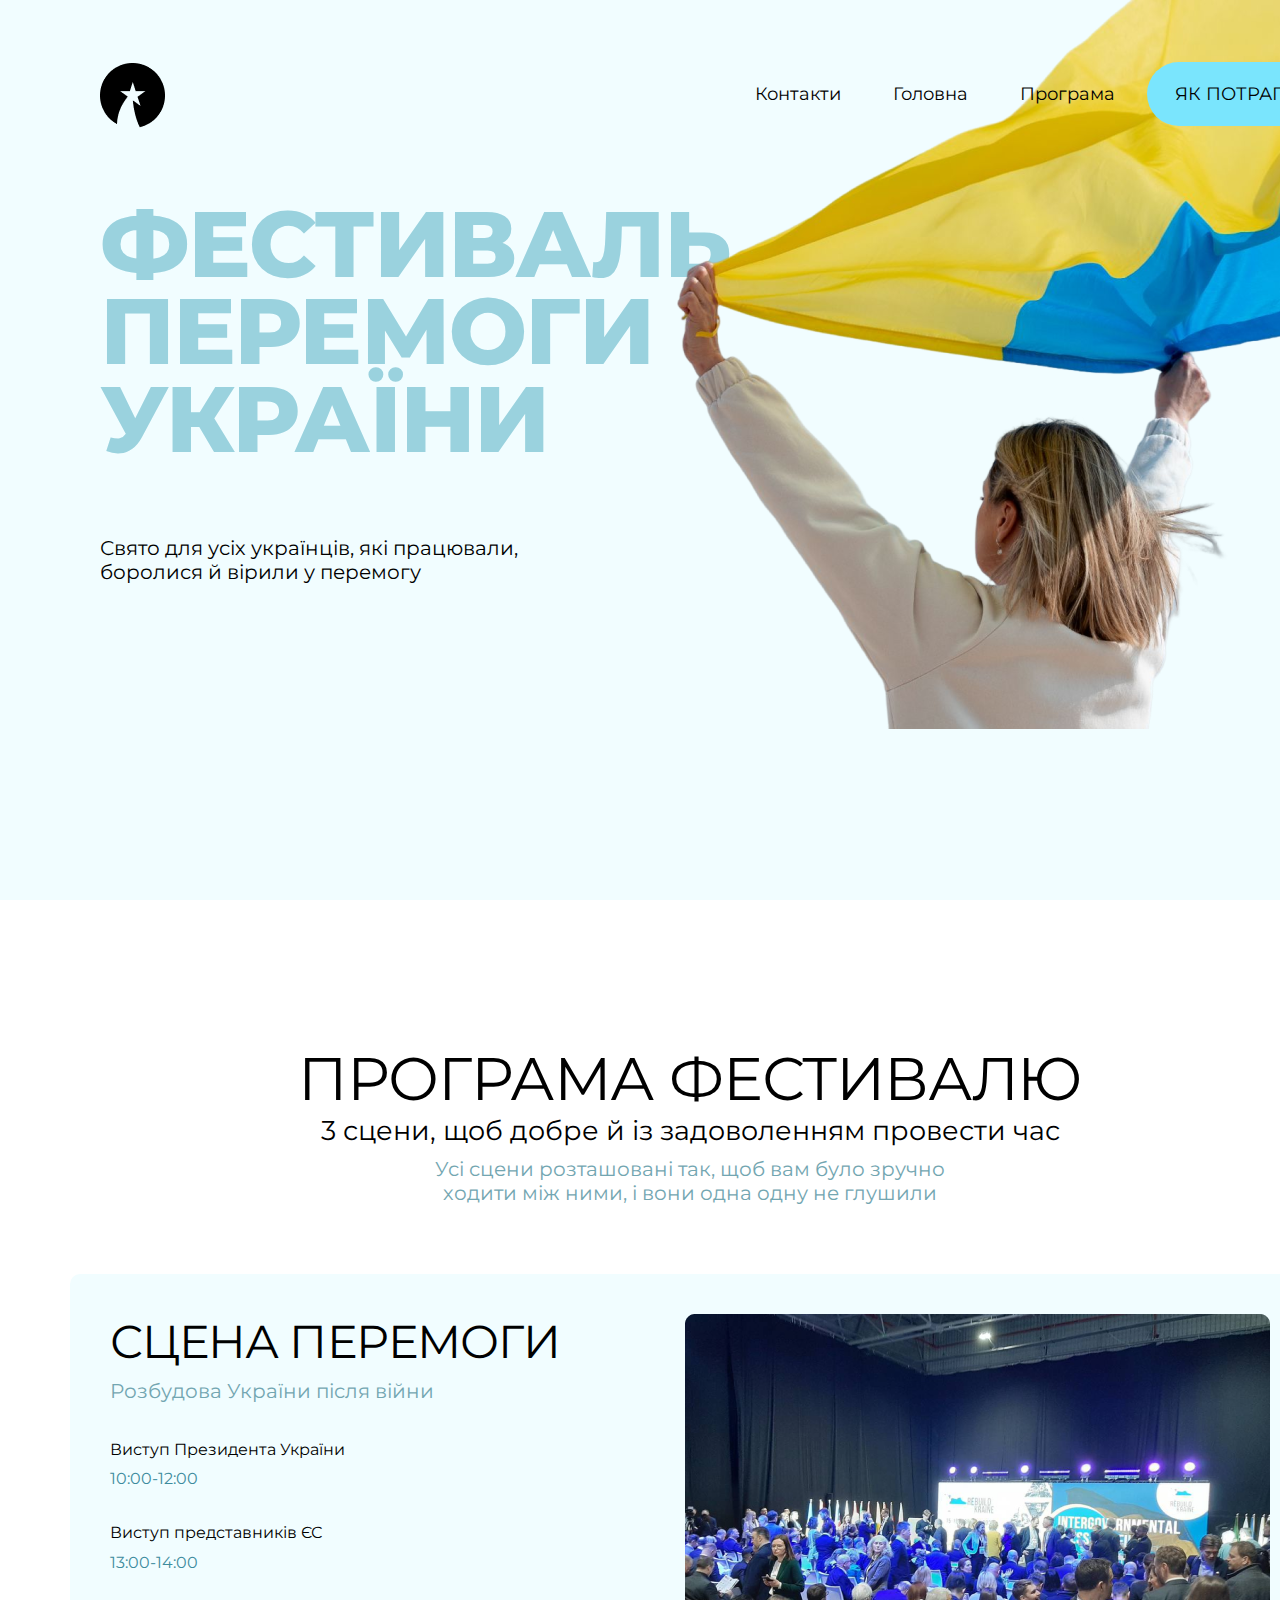
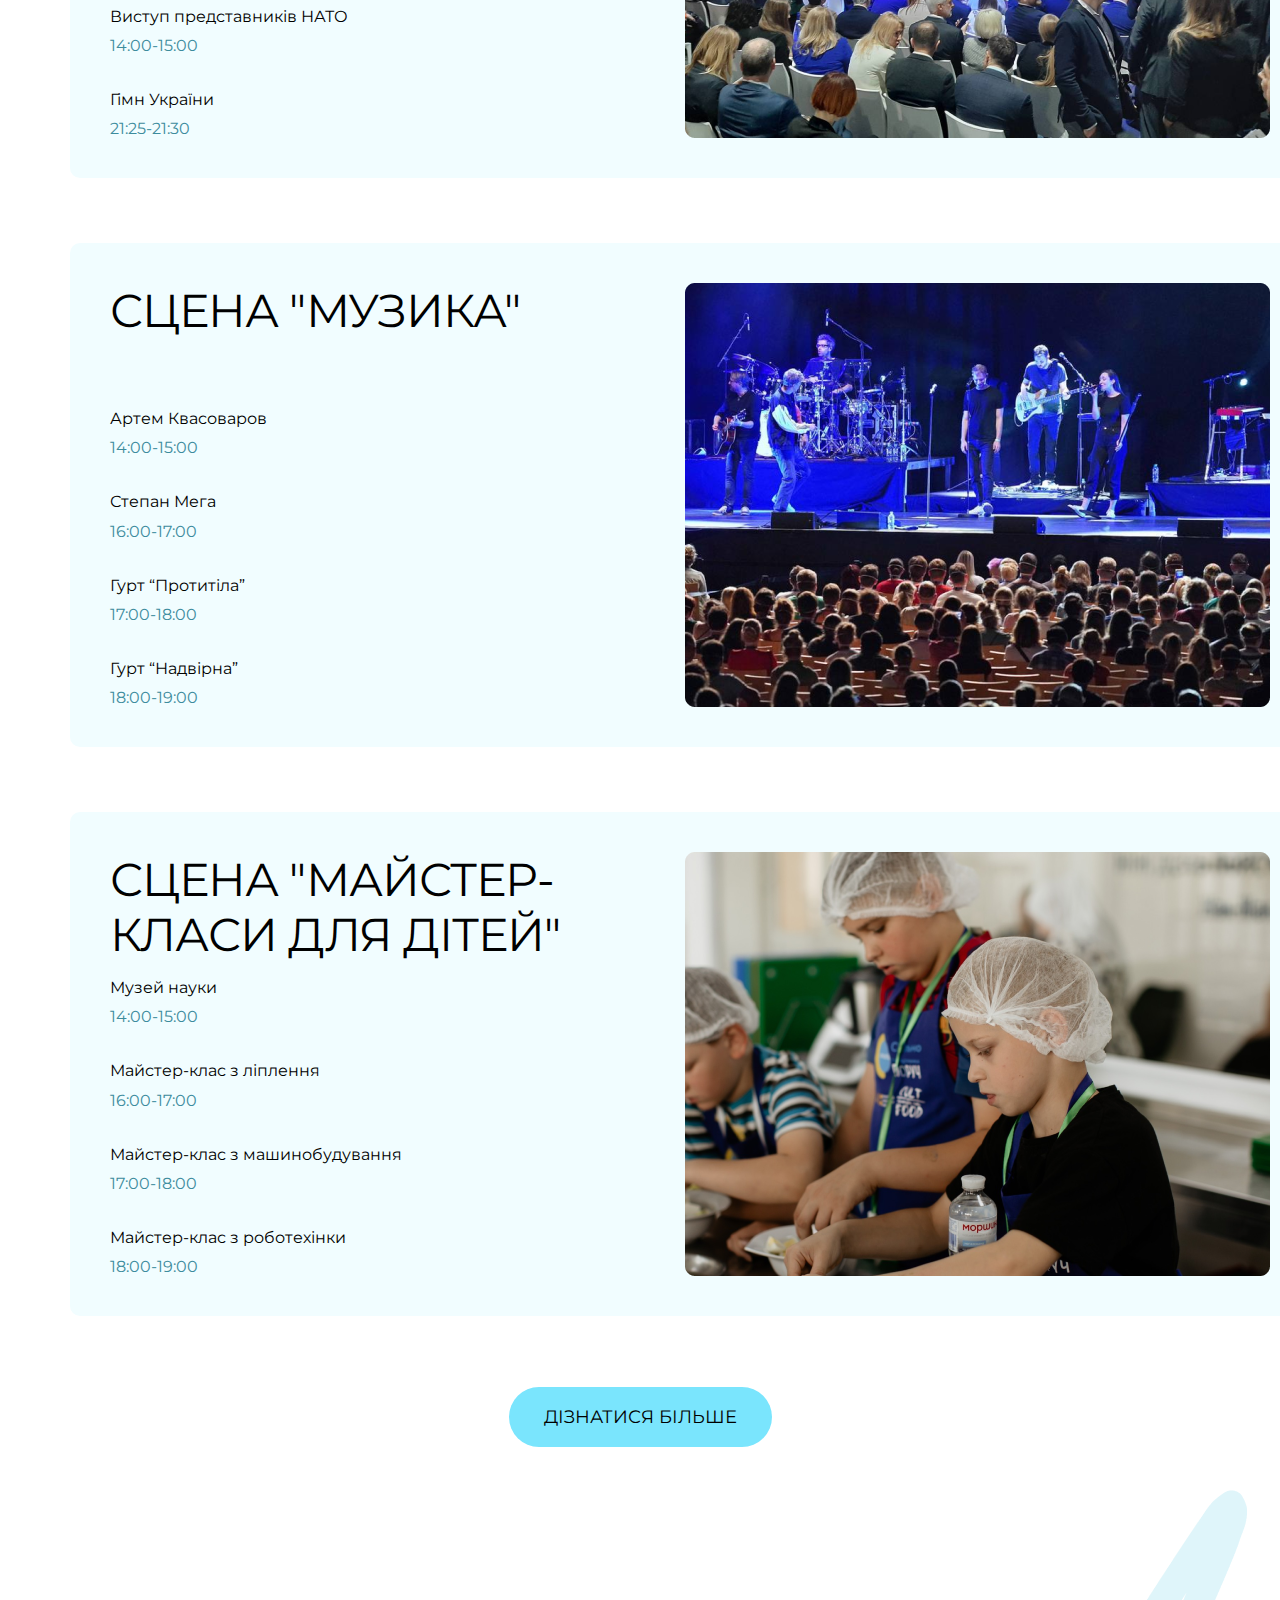
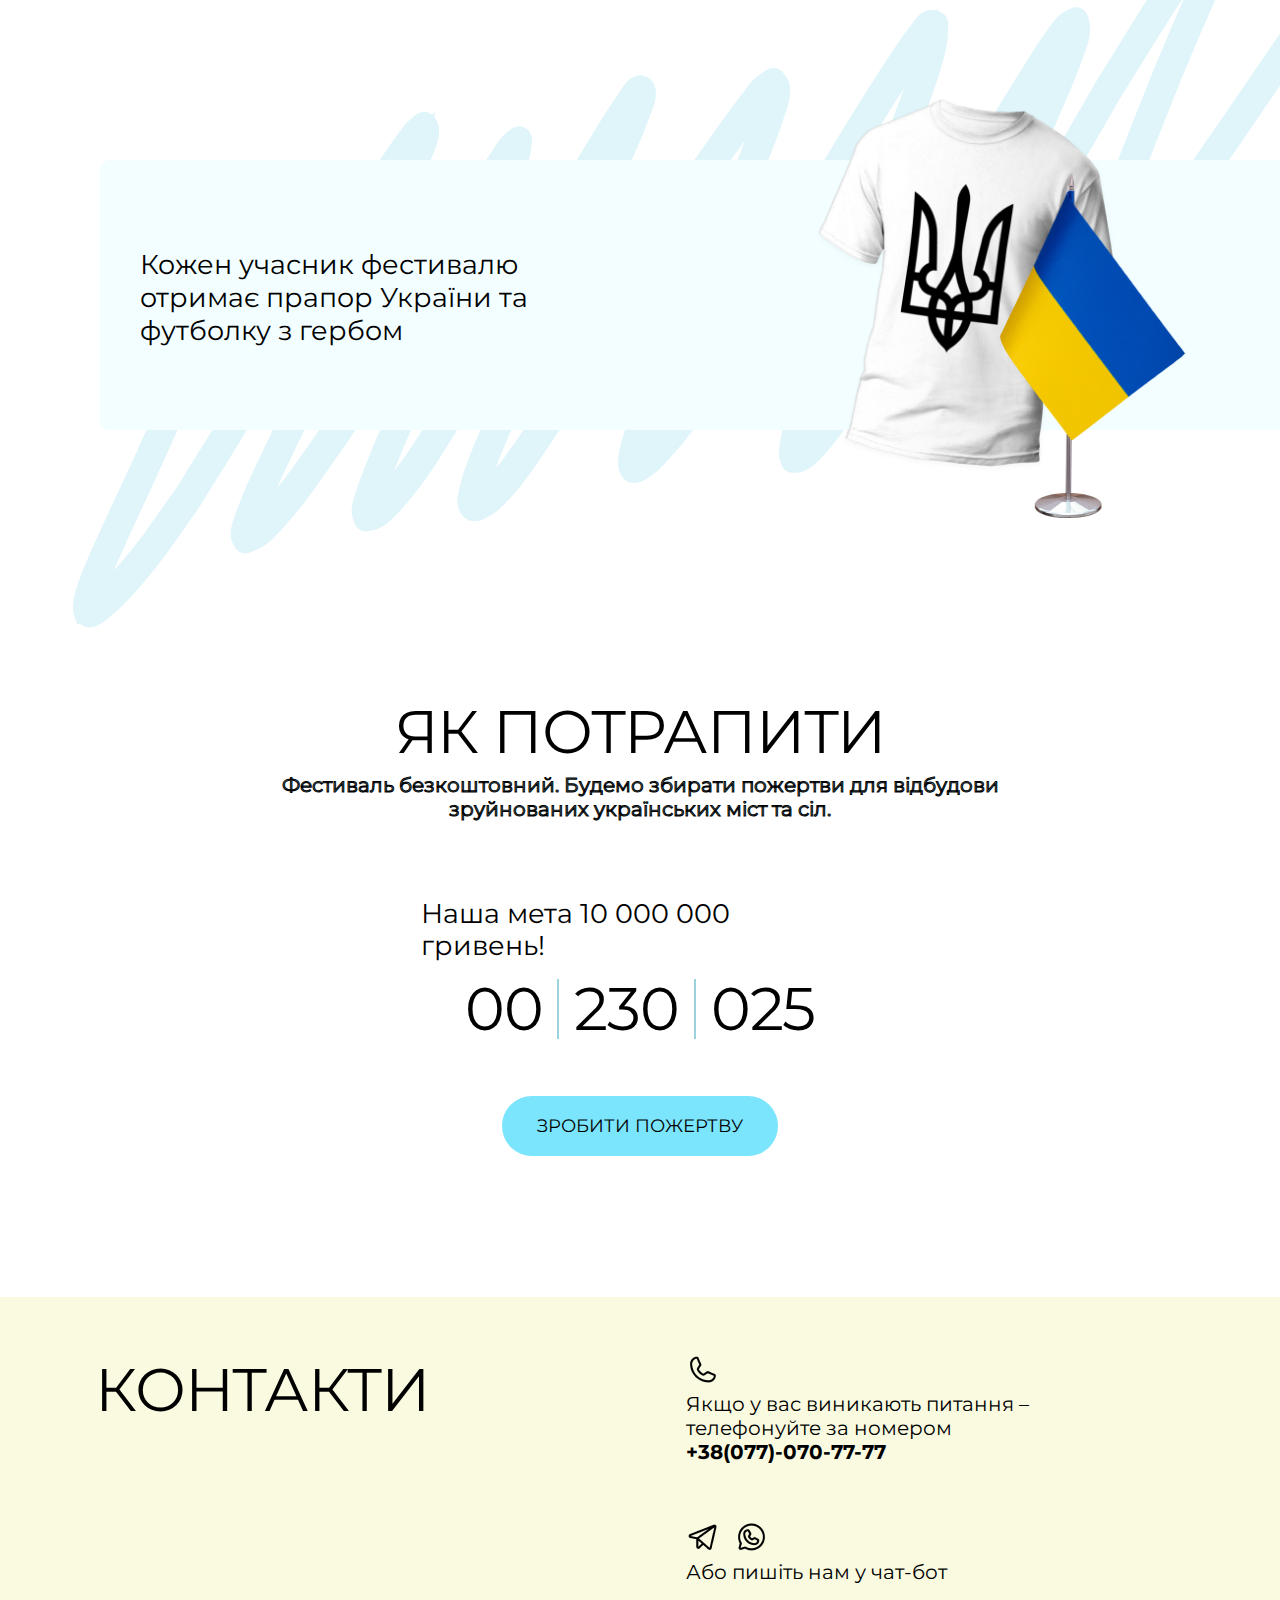
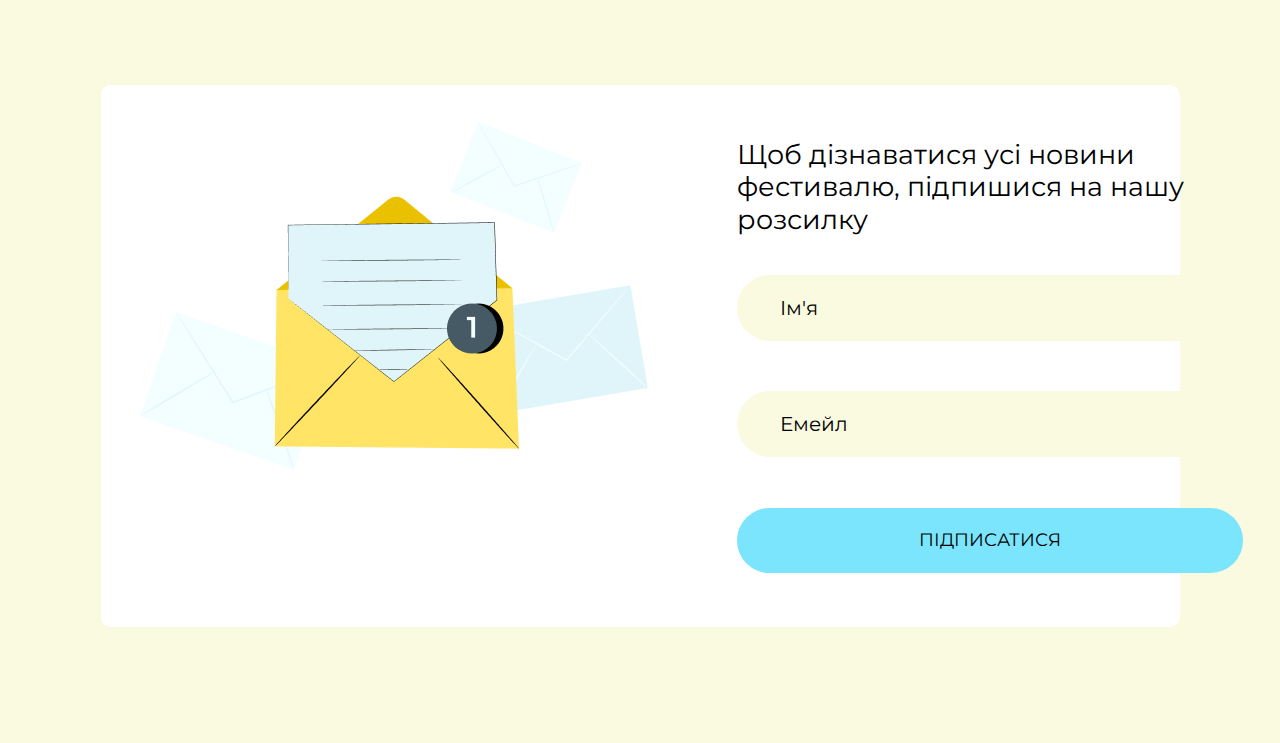
<file: index.html>
<!DOCTYPE html>
<html lang="uk">
<head>
   <meta charset="UTF-8">
   <meta http-equiv="X-UA-Compatible" content="IE=edge">
   <meta name="viewport" content="width=device-width, initial-scale=1.0">
   <title>Фестиваль Перемоги України</title>
   <link rel="stylesheet" href="./css/styles.css">
</head>

<body>
   <conteiner>
      <main>

         <section class="header-section">
            <header>
               <a class="logo" href="#">
                  <img src="./img/Subtract.png" alt="logo">
               </a>
               <nav class="navbar">
                  <ul>
                     <li ><a href="#contacts">Контакти</a></li>
                     <li><a href="#">Головна</a></li>
                     <li><a href="#program">Програма</a></li>
                     <li><a class="btn" href="#how-to-get">Як потрапити</a></li>
                  </ul>
               </nav>
            </header>
            <div class="title-content">
               <h1>Фестиваль Перемоги України</h1>
               <p class="p-font-size-20">Свято для усіх українців, які працювали, боролися й вірили у перемогу</p>
            </div>
            <div class="image"></div>
         </section>

         <section class="program-section" id="program">
            <div class="title-content">
               <h2>Програма фестивалю</h2>
               <p class="p-font-size-27">3 сцени, щоб добре й із задоволенням провести час</p>
               <p class="p-font-size-20">Усі сцени розташовані так, щоб вам було зручно ходити між ними, і вони одна одну не глушили</p>
            </div>
            <article>
               <div class="row">
                  <div class="text">
                     <div class="title-text">
                        <h3>Сцена Перемоги</h3>
                        <p class="p-font-size-20">Розбудова України після війни</p>
                     </div>
                     <div class="main-text">
                        <div class="item">
                           <p>Виступ Президента України</p>
                           <time>10:00-12:00</time>
                        </div>
                        <div class="item">
                           <p>Виступ представників ЄС</p>
                           <time>13:00-14:00</time>
                        </div>
                        <div class="item">
                           <p>Виступ представників НАТО</p>
                           <time>14:00-15:00</time>
                        </div>
                        <div class="item">
                           <p>Гімн України</p>
                           <time>21:25-21:30</time>
                        </div>
                     </div>
                  </div>
                  <div class="image">
                     <img src="./img/scene-1.png" alt="scene-1">
                  </div>
               </div>
            </article>
            <article>
               <div class="row">
                  <div class="text">
                     <div class="title-text">
                        <h3>Сцена "Музика"</h3>
                     </div>
                     <div class="main-text">
                        <div class="item">
                           <p>Артем Квасоваров</p>
                           <time>14:00-15:00</time>
                        </div>
                        <div class="item">
                           <p>Степан Мега</p>
                           <time>16:00-17:00</time>
                        </div>
                        <div class="item">
                           <p>Гурт “Протитіла”</p>
                           <time>17:00-18:00</time>
                        </div>
                        <div class="item">
                           <p>Гурт “Надвірна”</p>
                           <time>18:00-19:00</time>
                        </div>
                     </div>
                  </div>
                  <div class="image">
                     <img src="./img/scene-2.png" alt="scene-2">
                  </div>
               </div>
            </article>
            <article>
               <div class="row">
                  <div class="text">
                     <div class="title-text">
                        <h3>Сцена "Майстер-класи для дітей"</h3>
                     </div>
                     <div class="main-text">
                        <div class="item">
                           <p>Музей науки</p>
                           <time>14:00-15:00</time>
                        </div>
                        <div class="item">
                           <p>Майстер-клас з ліплення</p>
                           <time>16:00-17:00</time>
                        </div>
                        <div class="item">
                           <p>Майстер-клас з машинобудування</p>
                           <time>17:00-18:00</time>
                        </div>
                        <div class="item">
                           <p>Майстер-клас з роботехінки</p>
                           <time>18:00-19:00</time>
                        </div>
                     </div>
                  </div>
                  <div class="image">
                     <img src="./img/scene-3.png" alt="scene-3">
                  </div>
               </div>
            </article>
         </section>
         
         <section class="find-out-more-section">
            <a class="btn" href="#">Дізнатися більше</a>
         </section>

         <section class="shirt-flag-section">
            <div class="line">
               <div class="row">
                  <p>Кожен учасник фестивалю отримає прапор України та футболку з гербом</p>
                  <div class="image"></div>
               </div>
            </div>
         </section>

         <section class="how-to-get-section" id="how-to-get">
            <div class="title-content">
               <h2>Як потрапити</h2>
               <p class="p-outline">Фестиваль безкоштовний. Будемо збирати пожертви для відбудови зруйнованих українських міст та сіл.</p>
            </div>
            <div class="main-content">
               <p class="p-font-size-27">Наша мета 10 000 000 гривень!</p>
               <ul>
                  <li>00</li>
                  <!-- <li id="line">|</li> -->
                  <li>230</li>
                  <!-- <li id="line">|</li> -->
                  <li>025</li>
               </ul>
               <a class="btn" href="#">Зробити пожертву</a>
            </div>
         </section>

      </main>

      <footer>

         <section class="contacts-section" id="contacts">
            <div class="title-content">
               <h2>Контакти</h2>
            </div>
            <div class="main-content">
               <div class="item">
                  <a class="icon" href="tel:+380660804676"><img src="./img/Phone.png" alt="Phone"></a>
                  <p class="p-font-size-20">Якщо у вас виникають питання – телефонуйте за номером</p> 
                  <p class="p-font-size-20 p-font-weight-700"><a href="tel:+380770707777">+38(077)-070-77-77</a></p>
               </div>
               <div class="item">
                  <a class="icon" href="tg://resolve?domain=marketer_first_bot&start"><img src="./img/TelegramLogo.png" alt="TelegramLogo"></a>
                  <a class="icon" href="viber://pa?chatURI=marketer_first"><img src="./img/WhatsappLogo.png" alt="WhatsappLogo"></a>
                  <p class="p-font-size-20">Або пишіть нам у чат-бот</p>
               </div>
            </div>
         </section>
         <section class="email-form-section">
            <div class="row">
               <div class="image">
                  <img src="./img/email.png" alt="email">
               </div>
               <div class="main-content">
                  <div class="item">
                     <p>Щоб дізнаватися усі новини фестивалю, підпишися на нашу розсилку</p>
                  </div>
                  <div class="item">
                     <form action="/" method="post">
                        <input type="text" name="name" value="Ім'я"/><br><br>
                        <input type="email" name="email" value="Емейл"/><br><br>
                        <input class="btn" type="submit" value="Підписатися"/>
                  </form>
                  </div>
               </div>
            </div>
         </section>

      </footer>

   </conteiner>
</body>
</html>
</file>
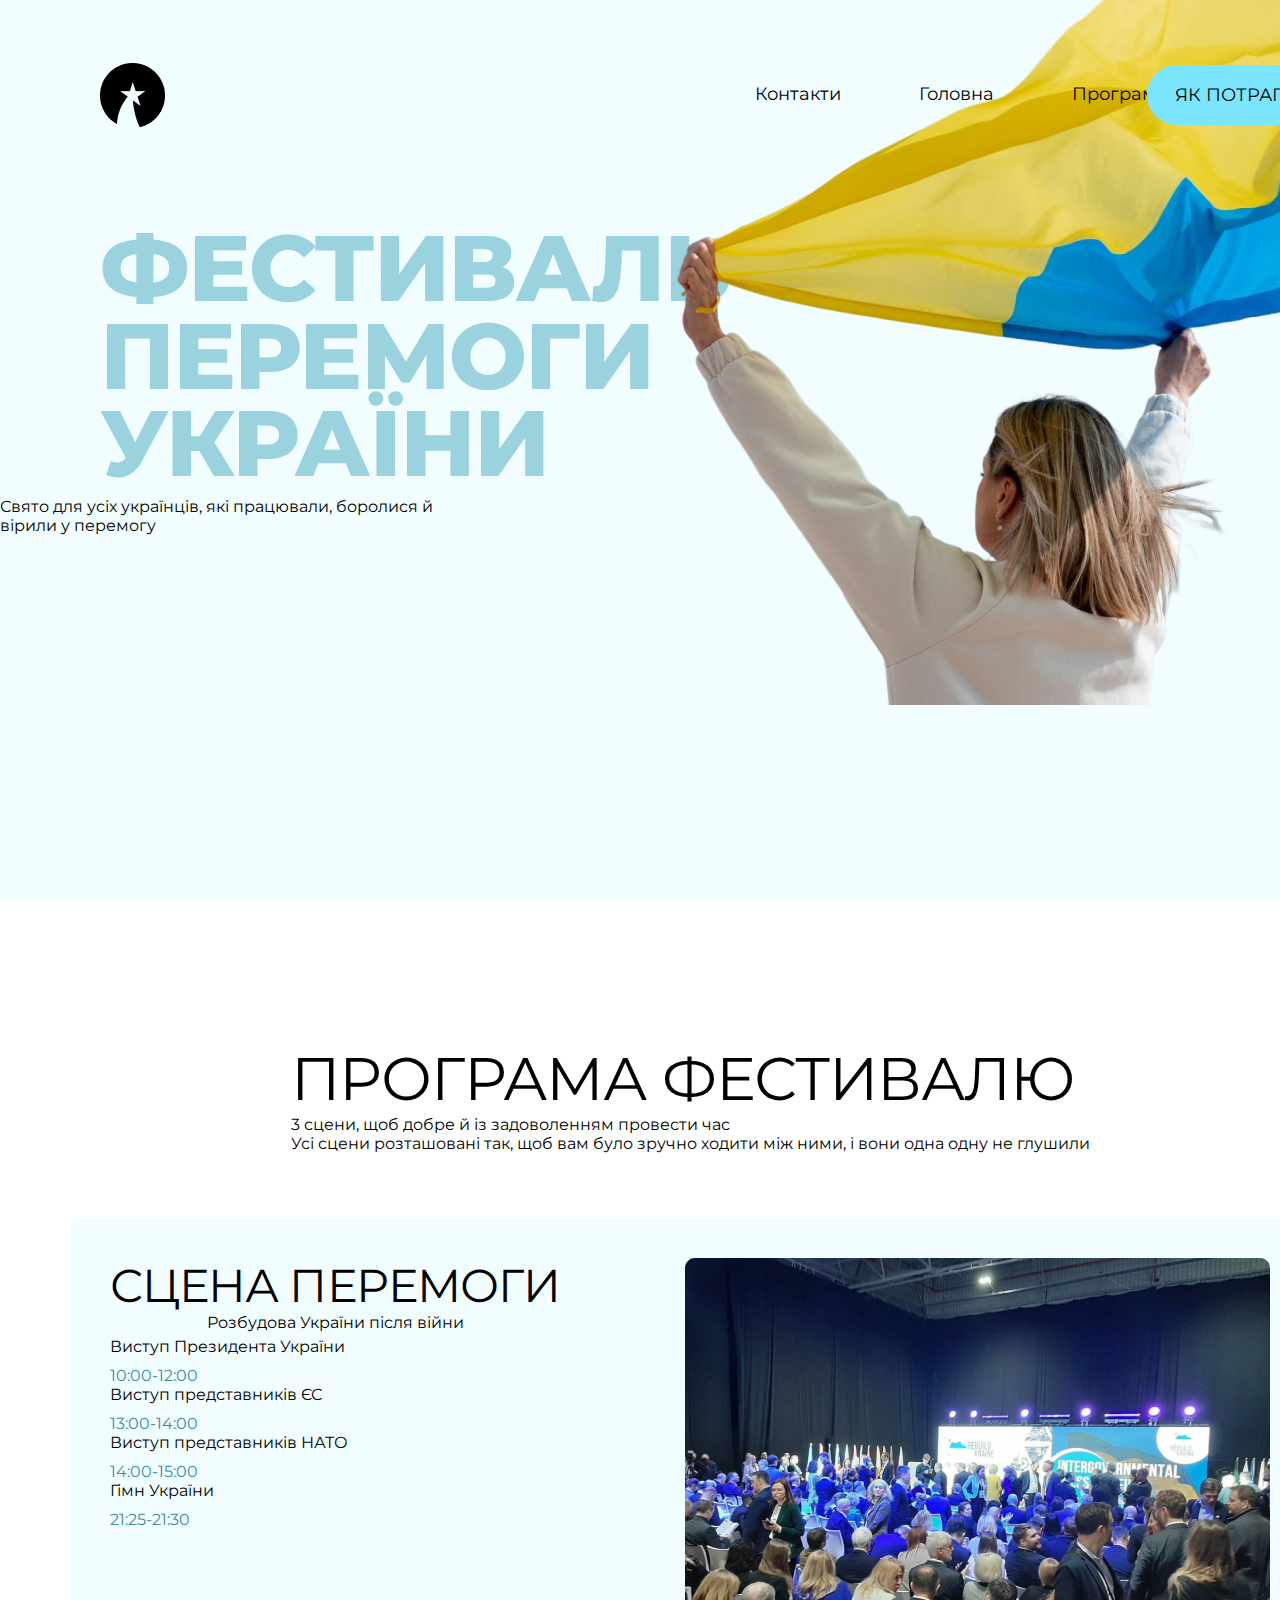
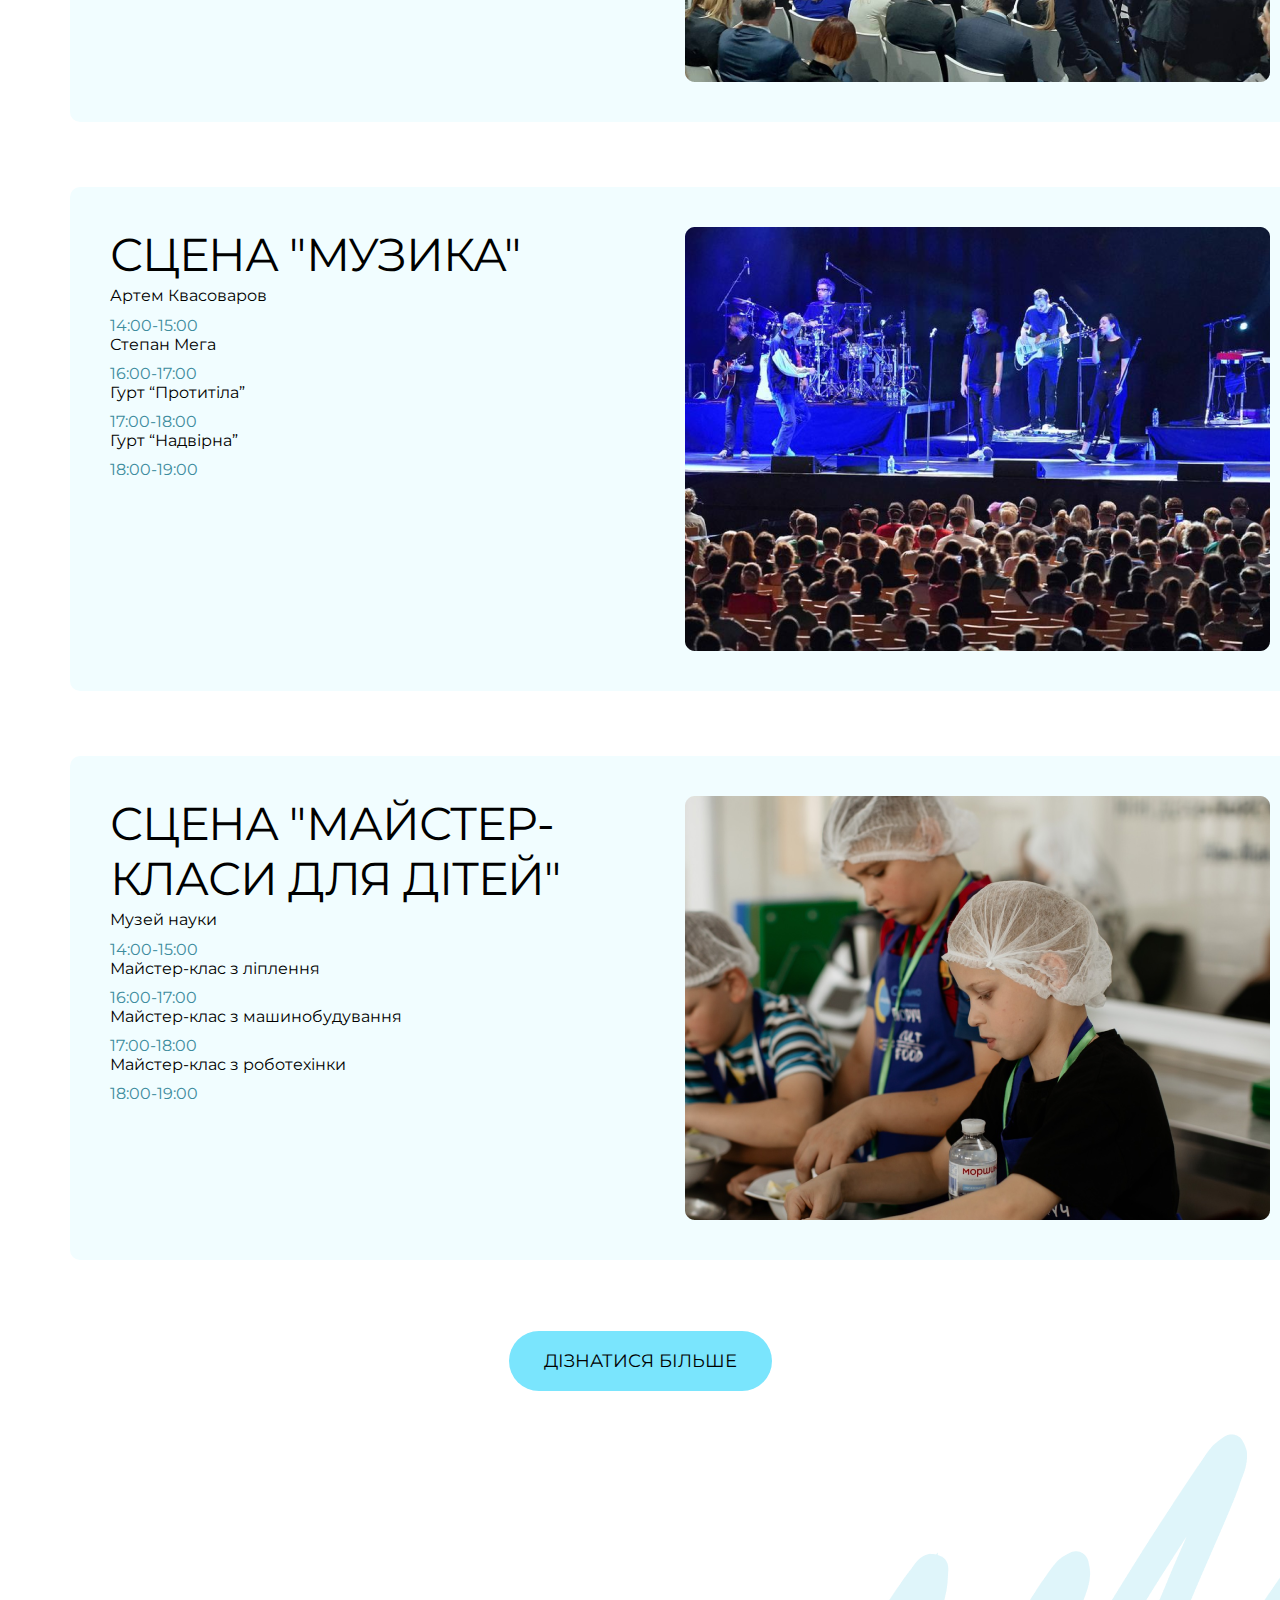
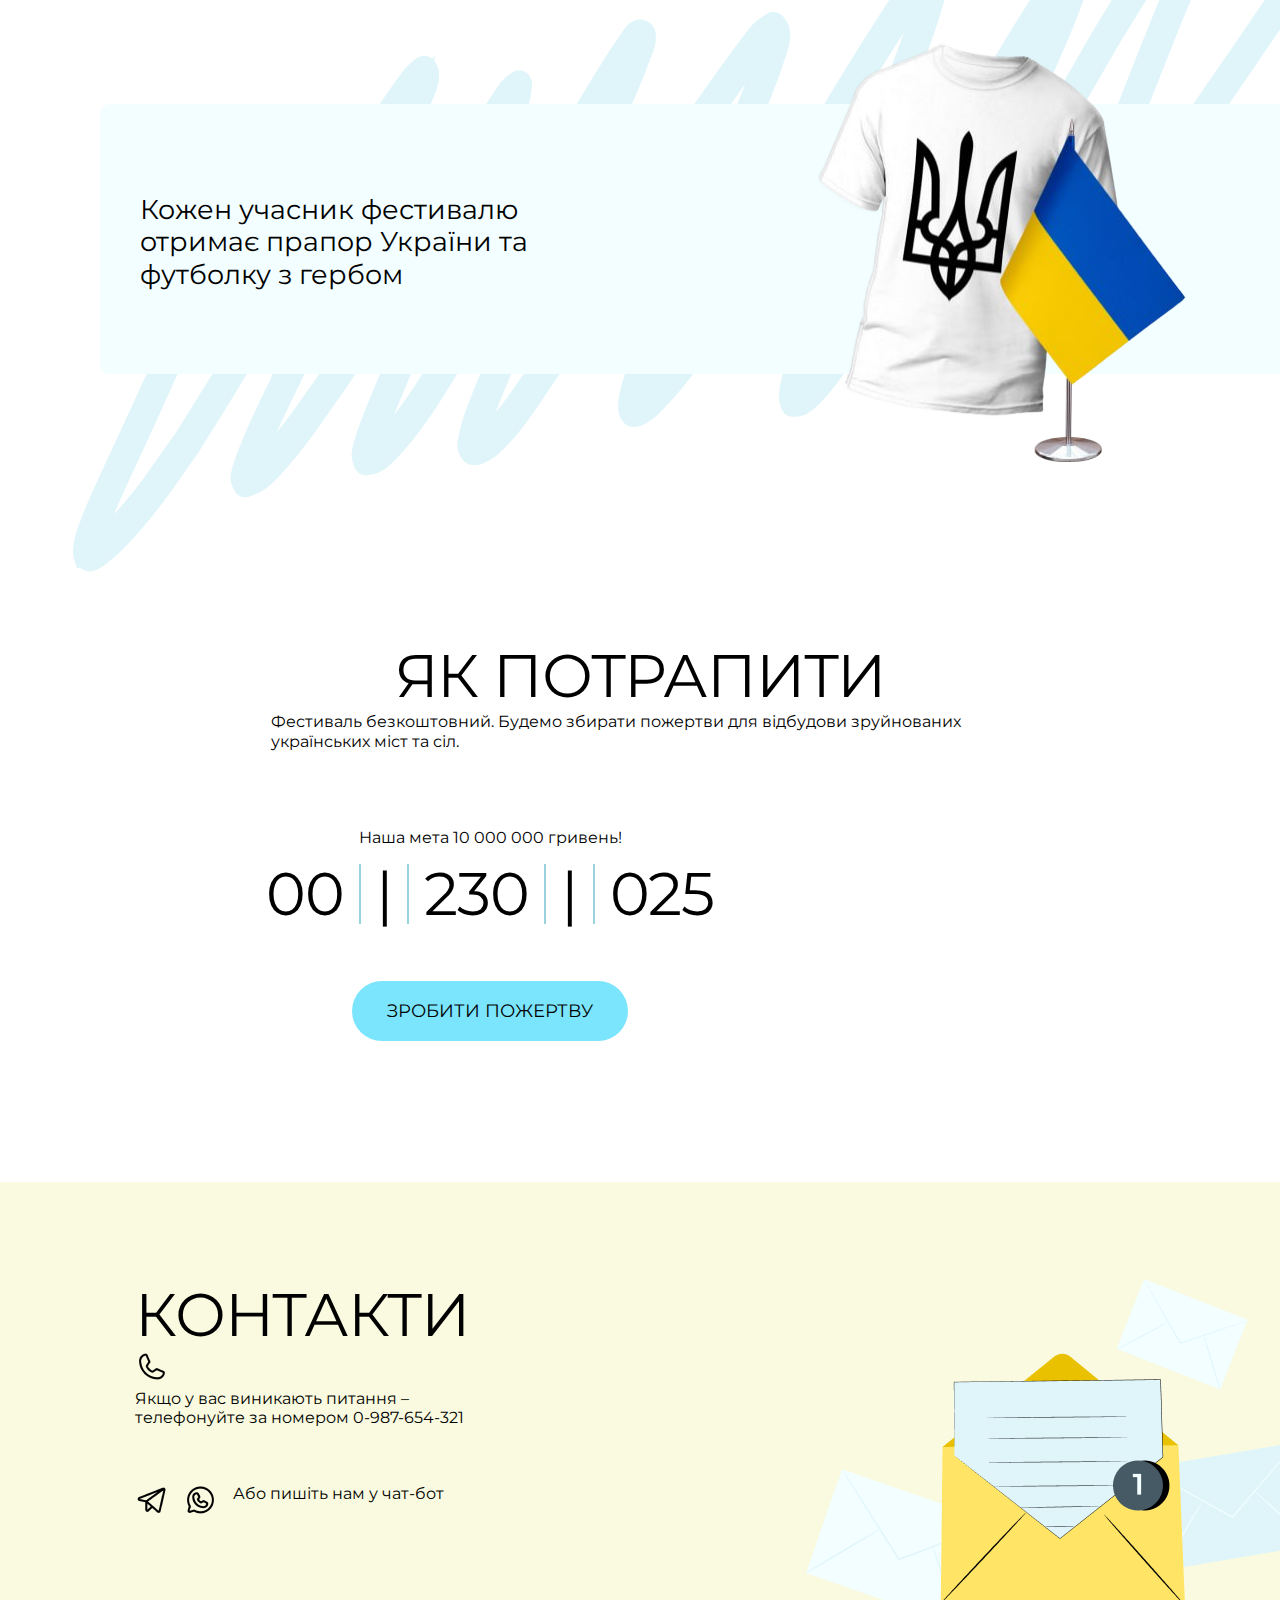
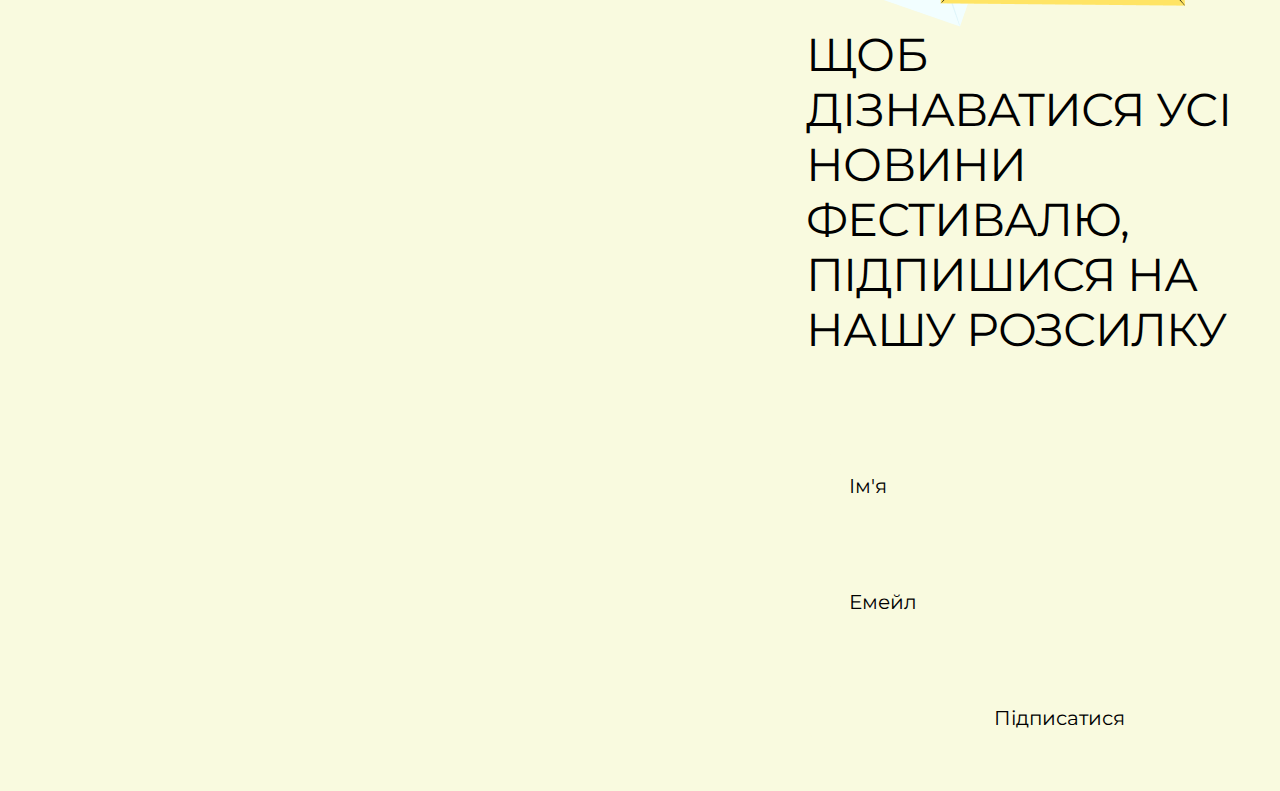
<file: html/index.html>
<!DOCTYPE html>
<html lang="uk">
<head>
   <meta charset="UTF-8">
   <meta http-equiv="X-UA-Compatible" content="IE=edge">
   <meta name="viewport" content="width=device-width, initial-scale=1.0">
   <title>Фестиваль Перемоги України</title>
   <link rel="stylesheet" href="../css/styles.css">
</head>

<body>
   <conteiner>
      <main>

         <section class="header-section">
            <header>
               <a href="#">
                  <img class="logo" src="../img/Subtract.png" alt="logo">
               </a>
               <nav class="navbar">
                  <ul class="menu">
                     <li><a href="#">Контакти</a></li>
                     <li><a href="#">Головна</a></li>
                     <li><a href="#">Програма</a></li>
                  </ul>
                  <button class="btn" href="#">Як потрапити</button>
               </nav>
            </header>
            <div class="title-content">
               <h1>Фестиваль Перемоги України</h1>
               <h6>Свято для усіх українців, які працювали, боролися й вірили у перемогу</h6>
            </div>
            <div class="image"></div>
         </section>

         <section class="program-section">
            <div class="title-section">
               <h2>Програма фестивалю</h2>
               <h4>3 сцени, щоб добре й із задоволенням провести час</h4>
               <h5>Усі сцени розташовані так, щоб вам було зручно ходити між ними, і вони одна одну не глушили</h5>
            </div>
            <article>
               <div class="row">
                  <div class="content">
                     <div class="title-content">
                        <h3>Сцена Перемоги</h3>
                        <h6>Розбудова України після війни</h6>
                     </div>
                     <div class="main-content">
                        <div class="item">
                           <p>Виступ Президента України</p>
                           <time>10:00-12:00</time>
                        </div>
                        <div class="item">
                           <p>Виступ представників ЄС</p>
                           <time>13:00-14:00</time>
                        </div>
                        <div class="item">
                           <p>Виступ представників НАТО</p>
                           <time>14:00-15:00</time>
                        </div>
                        <div class="item">
                           <p>Гімн України</p>
                           <time>21:25-21:30</time>
                        </div>
                     </div>
                  </div>
                  <div class="image">
                     <img src="../img/scene-1.png" alt="scene-1">
                  </div>
               </div>
            </article>
            <article>
               <div class="row">
                  <div class="content">
                     <div class="title-content">
                        <h3>Сцена "Музика"</h3>
                     </div>
                     <div class="main-content">
                        <div class="item">
                           <p>Артем Квасоваров</p>
                           <time>14:00-15:00</time>
                        </div>
                        <div class="item">
                           <p>Степан Мега</p>
                           <time>16:00-17:00</time>
                        </div>
                        <div class="item">
                           <p>Гурт “Протитіла”</p>
                           <time>17:00-18:00</time>
                        </div>
                        <div class="item">
                           <p>Гурт “Надвірна”</p>
                           <time>18:00-19:00</time>
                        </div>
                     </div>
                  </div>
                  <div class="image">
                     <img src="../img/scene-2.png" alt="scene-2">
                  </div>
               </div>
            </article>
            <article>
               <div class="row">
                  <div class="content">
                     <div class="title-content">
                        <h3>Сцена "Майстер-класи для дітей"</h3>
                     </div>
                     <div class="main-content">
                        <div class="item">
                           <p>Музей науки</p>
                           <time>14:00-15:00</time>
                        </div>
                        <div class="item">
                           <p>Майстер-клас з ліплення</p>
                           <time>16:00-17:00</time>
                        </div>
                        <div class="item">
                           <p>Майстер-клас з машинобудування</p>
                           <time>17:00-18:00</time>
                        </div>
                        <div class="item">
                           <p>Майстер-клас з роботехінки</p>
                           <time>18:00-19:00</time>
                        </div>
                     </div>
                  </div>
                  <div class="image">
                     <img src="../img/scene-3.png" alt="scene-3">
                  </div>
               </div>
            </article>
         </section>
         
         <section class="find-out-more-section">
            <button class="btn" href="#">Дізнатися більше</button>
         </section>

         <section class="shirt-flag-section">
            <div class="line">
               <div class="row">
                  <div class="content">
                     <p>Кожен учасник фестивалю отримає прапор України та футболку з гербом</p>
                  </div>
                  <div class="image">
                     <img src="../img/shirt-flag-removebg-preview.png">
                     <!-- <img id="image_430">
                     <img id="image_556"> -->
                  </div>
               </div>
            </div>
         </section>

         <section class="how-to-get-section">
            <div class="row">
               <div class="title-content">
                  <h2>Як потрапити</h2>
                  <h5>Фестиваль безкоштовний. Будемо збирати пожертви для відбудови зруйнованих українських міст та сіл.</h5>
               </div>
               <div class="main-content">
                  <h4>Наша мета 10 000 000 гривень!</h4>
                  <h2>
                     <ul>
                        <li>00</li>
                        <li id="line">|</li>
                        <li>230</li>
                        <li id="line">|</li>
                        <li>025</li>
                     </ul>
                  </h2>
                  <button class="btn" href="#">Зробити пожертву</button>
               </div>
            </div>
         </section>

      </main>

      <footer>
         <section class="contacts-section">
            <article>
               <div class="row">
                  <div class="content">
                     <div class="title-content">
                        <h2>Контакти</h2>
                     </div>
                     <div class="main-content">
                        <div class="item">
                           <img src="../img/Phone.png" class="icon" alt="Phone">
                           <h5>Якщо у вас виникають питання – телефонуйте за номером <span class="strong">0-987-654-321</span></h5>
                        </div>
                        <div class="item">
                           <img src="../img/TelegramLogo.png" class="icon" alt="TelegramLogo">
                           <img src="../img/WhatsappLogo.png" class="icon" alt="WhatsappLogo">
                           <h5>Або пишіть нам у чат-бот</h5>
                        </div>
                     </div>
                  </div>
               </div>
            </article>
            <article>
               <div class="row">
                  <div class="content">
                     <div class="image">
                        <img src="../img/email.png" alt="email">
                     </div>
                     <div class="main-content">
                        <div class="item">
                           <h3>Щоб дізнаватися усі новини фестивалю, підпишися на нашу розсилку</h3>
                        </div>
                        <div class="item">
                           <form action="/" method="post">
                              <input type="text" name="name" value="Ім'я"/><br><br>
                              <input type="email" name="email" value="Емейл"/><br><br>
                              <input type="submit" value="Підписатися"/>
                        </form>
                        </div>
                     </div>
                  </div>
               </div>
            </article>
         </section>
      </footer>
   </conteiner>
</body>
</html>
</file>
<file: css/styles.css>
@import url('https://fonts.googleapis.com/css2?family=Montserrat:ital,wght@0,400;0,700;0,800;1,400;1,700;1,800&display=swap');

* {
   padding: 0;
   margin: 0;
   border: 0;
}

*, *:before, *:after {
   -moz-box-sizing: border-box;
   -webkit-box-sizing: border-box;
   box-sizing: border-box;
}

:focus, :active {
   outline: none;
}

a:focus, a:active {
   outline: none;
}

input, button, textarea {
   outline: none;
   border: none;
   font-family: inherit;
}

input::-ms-clear {
   display: none;
}

button {
   cursor: pointer;
   font-family: inherit;
   color: inherit;
}

button::-moz-focus-inner {
   padding: 0;
   border: 0;
}

a, a:visited {
   text-decoration: none;
   font-family: inherit;
   color: inherit;
}

a:hover {
   text-decoration: none;
}

ul {
   list-style: none;
}

img {
   vertical-align: top;
}

html, body {
   height: 100%;
   width: 100%;
   font-size: 100%;
   -ms-text-size-adjust: 100%;
   -webkit-text-size-adjust: 100%;
}

body {
   box-sizing: border-box;

   font-family: 'Montserrat', sans-serif;
   color: black;
   font-weight: 400;
   font-size: 16px;
   line-height: 120%;
   font-style: normal;
}

h1 {
   font-size: 93px;
   line-height: 94.9%;
   /* line-height: 88px; */
   font-weight: 800;
   color: #9AD2DE;
   
   letter-spacing: -0.02em;
   text-transform: uppercase;

   margin: calc(200px - 63px - 64.19px) 0 0 100px;
}

h2 {
   font-size: 60px;
   line-height: 72px;
   /* line-height: 120%; */
   font-weight: inherit;
   letter-spacing: -0.02em;
   text-transform: uppercase;
}

h3 {
   font-size: 46px;
   line-height: 55px;
   /* line-height: 120%; */
   font-weight: inherit;
   letter-spacing: -0.02em;
   text-transform: uppercase;
}

h4, h5, h6 {
   font-family: inherit;
   font-size: inherit;
   font-weight: inherit;
}

.p-font-size-20 {
   font-size: 20px;
   line-height: 24px;
   /* line-height: 120%; */
}

.p-font-size-27 {
   font-size: 27px;
   line-height: 32px;
}

conteiner {
   max-width: 1440px;
   display: flex;
   flex: 1 1 auto;
   flex-direction: column;
   justify-content: center;
   margin: 0 auto;
   padding: 0 auto;
   /* background: #F5F5F5; */
}

.main {
   display: flex;
   flex-direction: column;
}


/* ********* MAIN ********* */
/* ********* ТИТУЛ + МЕНЮ  ********* */

.header-section {
   background: #F1FDFF;
   display: flex;
   flex-wrap: wrap;
   width: 1440px;
   height: 100vh;
   left: 0px;
   top: 0px;
}

header {
   min-width: 1256px;
   height: 64.19px;
   margin: 63px 0 0 100px;

   display: flex;
   flex: 0 1 auto;
   flex-direction: row;
   justify-content: center;
   align-items: center;
   /* gap: 590px; */

   z-index: 1;
}

.navbar {
   display: flex;
   justify-content: space-between;
   align-items: center;
   margin-left: auto;
   /* gap: 24px; */

   width: 601px;
   height: 59px;
}

ul {
   display: flex;
   flex: 1 1 auto;
   flex-direction: row;
   align-items: center;
   list-style: none; 
}

.header-section ul {
   justify-content: space-between;
   font-size: 18px;
}

.header-section .btn {
   padding: 21px 28px;
   margin-left: -20px;
   border-radius: 87px;
   background: #7AE5FD;
   font-size: 18px;
   line-height: 100%;
   text-align: center;
   text-transform: uppercase;
}

.header-section .image {
   width: 1448px;
   height: 100vh;
   margin: calc(-729px + 148px - 3px) 0 0 425px;
   /* left: 425px; */
   /* top: -148px; */

   background-image: url(../img/medium-shot-woman-holding-ukranian-flag\ 1.png);
   background-repeat: no-repeat;
   object-fit: cover;
   /* object-position: bottom; */
   background-position: top;
}

.header-section .p-font-size-20 {
   width: 484px;
   /* height: 48px; */
   margin: calc(528px - 264px - 200px) 0 0 100px;
   left: 101px;
   top: 528px;

   color: #000000;
}

.header-section .title-content {
   max-width: 452px;
   display: flex;
   flex: 0 1 auto;
   flex-direction: column;
   align-items: flex-start;
   gap: 10px;
}


/* ********* MAIN ********* */
/* ********* ПРОГРАМА ФЕСТИВАЛЮ ********* */

.program-section {
   max-width: 1240px;
   display: flex;
   flex: 0 1 auto;
   flex-direction: column;
   align-items: center;
   margin: 143px 0 0 100px;
}

.program-section .title-content {
   /* max-width: 784px; */
   display: flex;
   flex: 0 1 auto;
   flex-direction: column;
   align-items: center;
   margin: 0 0 4px 0;
}

.program-section .p-font-size-27 {
   text-align: center;
}

.program-section .p-font-size-20 {
   width: 588px;
   margin-top: 10px;
   text-align: center;
   color: #73A6B1;
}
.program-section article {
   width: 1240px;
   display: flex;
   flex: 0 1 auto;
   margin: 65px 0 0 0;
   /* align-items: center; */

   background: #F1FDFF;
   border-radius: 10px;
}

article .row {
   display: flex;
   flex: 1 1 auto;
   margin: 40px;
   justify-content: space-between;
}

.text {
   max-width: calc(1240px - 585px - 40px - 40px - 40px);
   display: flex;
   flex: 0 1 auto;
   flex-direction: column;
   justify-content: space-between;
   align-items: flex-start;
}

.program-section .title-text {
   /* max-width: 452px; */
   display: flex;
   flex: 0 1 auto;
   flex-direction: column;
   align-items: flex-start;
   /* gap: 10px;
   margin: 0 0 4px 0; */
}

.program-section .text .p-font-size-20 {
   max-width: calc(1240px - 585px - 40px - 40px - 40px);
   margin-top: 10px;
   text-align: start;
   color: #73A6B1;
}

.program-section .main-text {
   max-width: 292px;
   display: flex;
   flex: 0 1 auto;
   flex-direction: column;
   align-items: flex-start;
   gap: 35px;
}

.item {
   display: flex;
   flex: 0 1 auto;
   flex-direction: column;
   align-items: flex-start;
}

.program-section .item {
   gap: 10px;
}

time {
   font-family: inherit;
   font-style: normal;
   font-size: 16px;
   font-weight: 400;
   line-height: 19px;
   /* line-height: 120%; */
   color: #3D8C9D;
}

.program-section .image {
   max-width: 585px;
   max-height: 424px;
}


/* ********* MAIN ********* */
/* ********* ДІЗНАТИСЯ БІЛЬШЕ ********* */

.find-out-more-section {
   display: flex;
   flex: 0 1 auto;
   flex-direction: row;
   justify-content: center;
   margin: 71px 0 43px 0; 
}

.find-out-more-section .btn {
   font-size: 18px;
   line-height: 100%;
   text-transform: uppercase;
   padding: 21px 35px;
   background: #7AE5FD;
   border-radius: 87px;
}


/* ********* MAIN ********* */
/* ********* ФУТБОЛКА ТА ПРАПОР ********* */

.shirt-flag-section {
   display: flex;
   flex: 1 1 auto;
   width: 1285px;
   height: 738px;
   margin: 0 83px 0 72px;
   background-image: url(../img/Фон\ 5.png);
   background-repeat: no-repeat;
   background-size: 100%;
   object-fit: cover;
   object-position: top;

   /* border: 2px solid gray;
   border-radius: 5px;  */
}

.shirt-flag-section .line {
   display: flex;
   flex: 0 1 auto;
   width: 1239px;
   height: 270px;
   margin: 270px 18px 191px 28px;
   background: #F2FEFF;
   border-radius: 10px;
   object-fit: cover;
   object-position: top;

   /* border: 2px solid gray;
   border-radius: 5px;  */
}

.shirt-flag-section .row {
   width: 1062px;
   height: 439.61px;
   margin: -81.61px 137px -81px 40px;
   display: flex;
   flex: 0 1 auto;
   justify-content: space-between;
   /* flex-wrap: wrap; */
   align-items: center;
   gap: 241px;

   /* border: 2px solid gray;
   border-radius: 5px;  */
}

.shirt-flag-section p {
   font-size: 27.271px;
   line-height: 120%;
   max-width: 391px;
   padding: 0;

   /* border: 2px solid gray;
   border-radius: 5px;  */
}

.shirt-flag-section .image {
   display: flex;
   flex: 0 1 auto;
   width: 430px;
   height: 439.61px;

   background-image: url(../img/image_556\ 1.png), url(../img/430\ copy\ 1.png);
   /* transform: 0, rotate(6.92deg); */
   background-size: 222px 344px, 90%;
   background-repeat: no-repeat;
   background-position: bottom right, top left;

}


/* ********* MAIN ********* */
/* ********* ЯК ПОТРАПИТИ ********* */

.how-to-get-section {
   max-width: 739px;
   display: flex;
   flex: 0 1 auto;
   flex-wrap: wrap;
   flex-direction: column;
   justify-content: space-between;
   align-items: center;
   margin: 68px auto 0;

   /* border: 2px solid gray;
   border-radius: 5px;  */
}

.how-to-get-section .title-content {
   max-width: 739px;
   display: flex;
   flex: 0 1 auto;
   flex-direction: column;
   align-items: center;
}

.p-outline {
   font-size: 20px;
   line-height: 24px;
   /* line-height: 120%; */
   color: #73A6B1;
   -webkit-text-stroke: 1px #000000;
   text-align: center;
   margin-top: 5px;
}

.how-to-get-section .main-content {
   max-width: 439px;
   display: flex;
   flex: 0 1 auto;
   flex-direction: column;
   align-items: center;
   margin-top: 77px;
}

.how-to-get-section ul {
   font-size: 60px;
   line-height: 72px;
   /* line-height: 120%; */
   letter-spacing: -0.02em;
   text-transform: uppercase;
}

.how-to-get-section li + li {
   border-left: 2px solid #9AD2DE;
}

.how-to-get-section li {
   padding: 0 15px;
   line-height: 100%;
   margin: 17px 0 57px 0;
}

.how-to-get-section .btn {
   font-size: 18px;
   line-height: 100%;
   text-transform: uppercase;
   padding: 21px 35px;
   background: #7AE5FD;
   border-radius: 87px;
}


/* ********* FOOTER ********* */

footer {
   display: flex;
   flex-direction: column;
   background-color: #F9FADF;
   margin-top: 141px;
}


/* ********* FOOTER ********* */
/* ********* КОНТАКТИ ********* */

.contacts-section {
   max-width: 1038px;
   display: flex;
   flex: 0 1 auto;
   gap: 258px;
   margin-top: 57px;
   margin-left: 95px;

   /* border: 2px solid gray;
   border-radius: 5px;  */
}

.contacts-section .title-content {
   max-width: 336px;
   display: flex;
   flex: 0 1 auto;
   flex-direction: column;
}

.contacts-section .main-content {
   max-width: 444px;
   display: flex;
   flex: 0 1 auto;
   flex-direction: column;
   justify-content: space-between;
   gap: 57px;
}

.contacts-section .item {
   display: flex;
   flex-direction: row;
   flex-wrap: wrap;
}

.contacts-section .icon {
   max-width: 33px;
   max-height: 33px;
   margin: 0 16px 6px 0;
}

.contacts-section .p-font-size-20 {
   width: 100%;
}

.p-font-weight-700 {
   font-weight: 700;
}


/* ********* FOOTER ********* */
/* ********* EMAIL ********* */

.email-form-section {
   max-width: 1239px;
   display: flex;
   flex: 0 1 auto;
   margin: 101px 100px 116px 101px;

   background: #FFFFFF;
   border-radius: 10px;

   /* border: 2px solid gray;
   border-radius: 5px;  */
}

.email-form-section .row {
   display: flex;
   flex: 0 1 auto;
   margin: 37px 97px 54px 39px;
   gap: 89px;
}

.email-form-section .image {
   max-width: 508px;
   height: 348px;
}

.email-form-section .main-content {
   max-width: 506px;
   display: flex;
   flex: 0 1 auto;
   flex-direction: column;
   align-self: self-end;
   margin-top: 17px;
}

.email-form-section p {
   font-size: 27px;
   line-height: 120%;
}

form {
   margin-top: 8px;
}

input {
   min-width: 506px;
   /* height: 66px; */
   background: #F9FADF;
   border-radius: 61px;
   margin-top: 31px;
   padding: 21px 43px;
   font-size: 20px;
   line-height: 120%;
}

.email-form-section .btn {
   padding: 22px 173px;
   border-radius: 61px;
   background: #7AE5FD;
   font-size: 18px;
   line-height: 120%;
   text-align: center;
   text-transform: uppercase;
   cursor: pointer;
}
</file>
